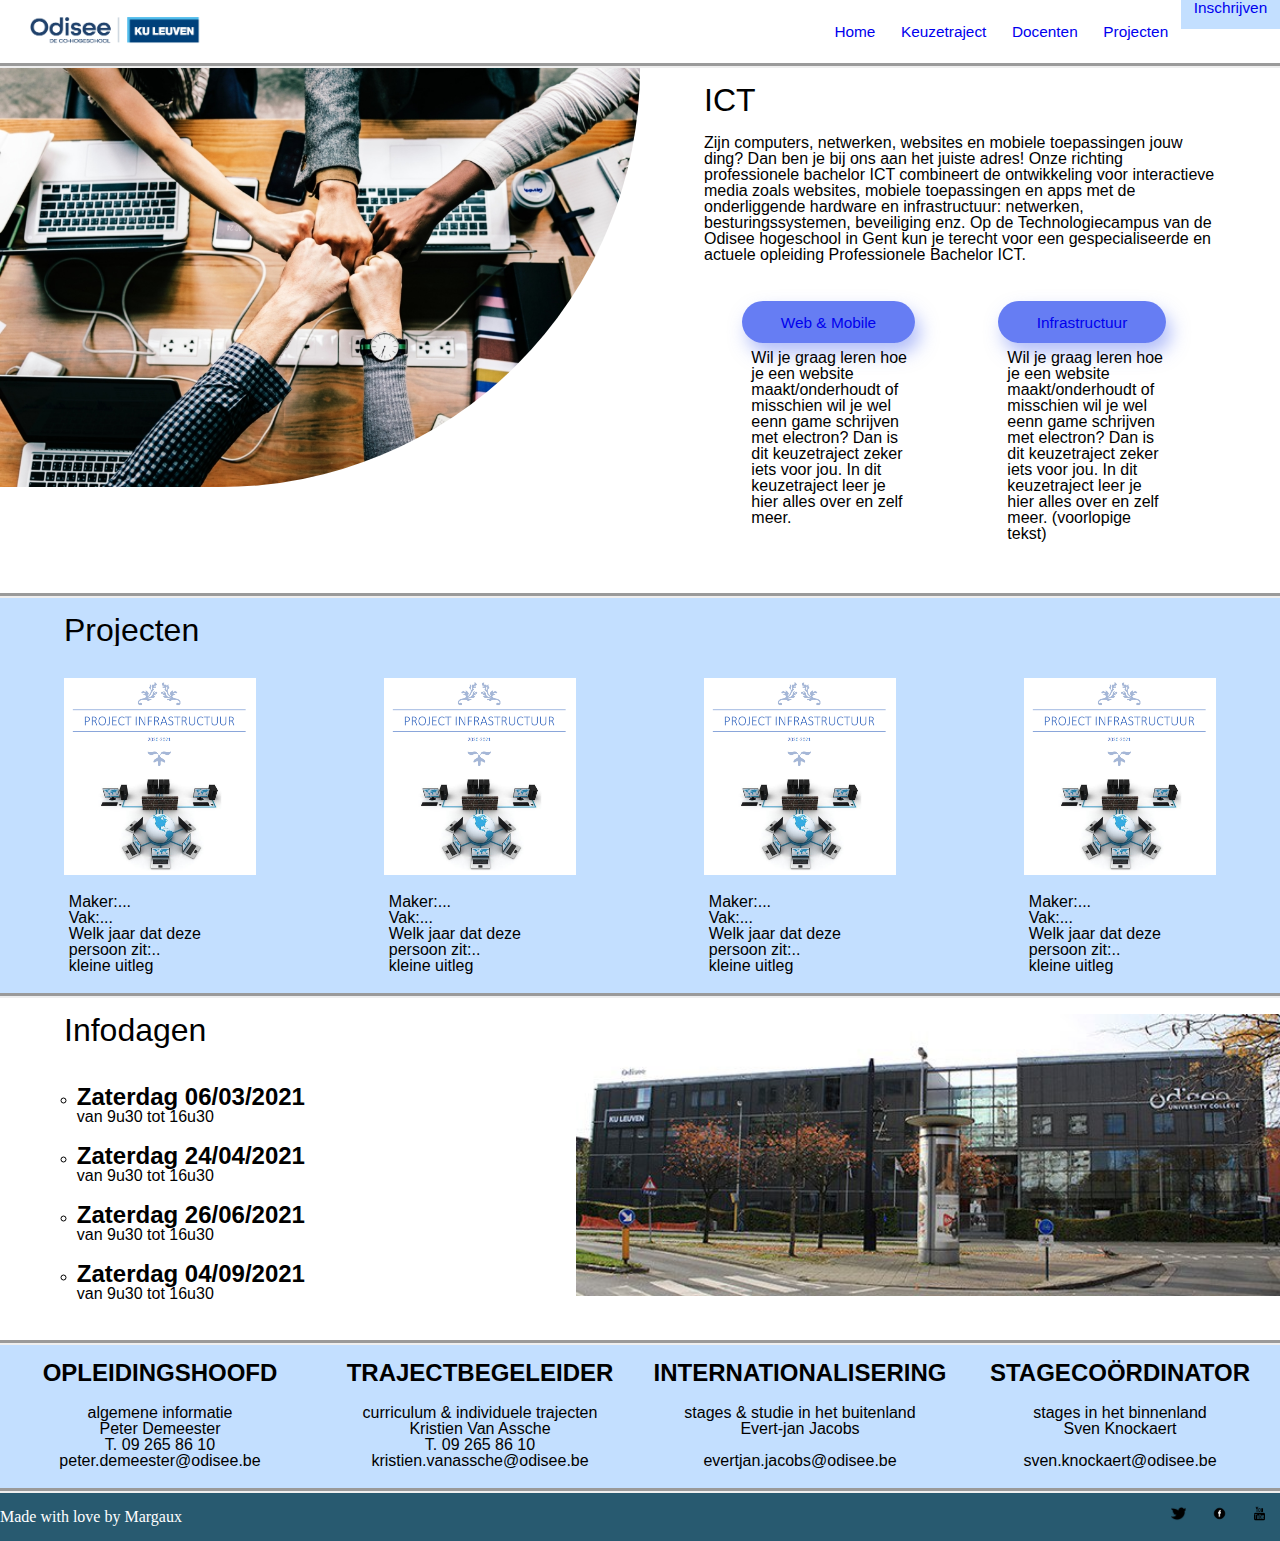
<file: index.html>
<!DOCTYPE html>
<html lang="nl">
<head>
    <meta charset="UTF-8">
    <title>Home</title>
    <meta name="viewport" content="width=device-width, initial-scale=1.0">
    <link rel="stylesheet" href="css/reset.css">
    <link rel="stylesheet" href="css/common.css">
    <link rel="stylesheet" href="css/home.css">
    <link rel="stylesheet" href="css/footer.css">
</head>
<body>
<header>
    <div class="headerbalk">
        <div>
            <a href="index.html" class="header"><img class="logoimg" src="img/logo_odisee.png" alt="logo van odisee"></a>
        </div>
        <div class="buttons">
            <nav>
                <ul>
                    <li><a href="index.html" class="header">Home</a></li>
                    <li><a href="Keuzetraject.html" class="header">Keuzetraject</a></li>
                    <li><a href="docenten.html" class="header">Docenten</a></li>
                    <li><a href="projecten.html" class="header">Projecten</a></li>
                </ul>
            </nav>
        </div>
        <div class="buttons2">
            <a href="https://www.odisee.be/inschrijven" class="inschrijf">Inschrijven</a>
        </div>
    </div>
</header>
<main>
    <div class="first">
        <img class="fotohome" src="img/voorpaginafoto.jpg" alt="5 mensen die elkaar box geven met 3 computers in de achtergrond">
        <div class="middle">
            <h1>ICT</h1>
            <p>Zijn computers, netwerken, websites en mobiele toepassingen jouw ding?

                Dan ben je bij ons aan het juiste adres! Onze richting professionele bachelor ICT
                combineert de ontwikkeling voor interactieve media zoals websites, mobiele toepassingen
                en apps met de onderliggende hardware en infrastructuur: netwerken, besturingssystemen,
                beveiliging enz.

                Op de Technologiecampus van de Odisee hogeschool in Gent kun je terecht voor een gespecialiseerde
                en actuele opleiding Professionele Bachelor ICT.</p>
            <div class="inline">
                <div class="keuzediv">
                    <a class="keuze" href="Keuzetraject.html">Web & Mobile</a>
                    <p class="keuzetekst">
                        Wil je graag leren hoe je een website maakt/onderhoudt of misschien wil je wel eenn game schrijven
                        met electron? Dan is dit keuzetraject zeker iets voor jou.
                        In dit keuzetraject leer je hier alles over en zelf meer.
                    </p>
                </div>
                <div class="keuzediv">
                    <a class="keuze" href="Keuzetraject.html">Infrastructuur</a>
                    <p class="keuzetekst">
                        Wil je graag leren hoe je een website maakt/onderhoudt of misschien wil je wel eenn game schrijven
                        met electron? Dan is dit keuzetraject zeker iets voor jou.
                        In dit keuzetraject leer je hier alles over en zelf meer.
                        (voorlopige tekst)
                    </p>
                </div>
            </div>
        </div>
    </div>
    <div class="projectpart">
        <h2>Projecten</h2>
        <div class="projectpart2">
            <div class="project">
                <div class="responsive">
                    <div class="pictureprogress">
                        <img class="pictureproject" src="img/infrastructuur.png" alt="foto van het infrastructuur project">
                    </div>
                    <p class="projecttekst">
                        Maker:...<br>
                        Vak:...<br>
                        Welk jaar dat deze persoon zit:..<br>
                        kleine uitleg
                    </p>
                </div>
            </div>
            <div class="project">
                <div class="responsive">
                    <div class="pictureprogress">
                        <img class="pictureproject" src="img/infrastructuur.png" alt="foto van het infrastructuur project">
                    </div>
                    <p class="projecttekst">Maker:...<br>
                        Vak:...<br>
                        Welk jaar dat deze persoon zit:..<br>
                        kleine uitleg
                    </p>
                </div>
            </div>
            <div class="project">
                <div class="responsive">
                    <div class="pictureprogress">
                        <img class="pictureproject" src="img/infrastructuur.png" alt="foto van het infrastructuur project">
                    </div>
                    <p class="projecttekst">Maker:...<br>
                        Vak:...<br>
                        Welk jaar dat deze persoon zit:..<br>
                        kleine uitleg
                    </p>
                </div>
            </div>
            <div class="project">
                <div class="responsive">
                    <div class="pictureprogress">
                        <img class="pictureproject" src="img/infrastructuur.png" alt="foto van het infrastructuur project">
                    </div>
                    <p class="projecttekst">Maker:...<br>
                        Vak:...<br>
                        Welk jaar dat deze persoon zit:..<br>
                        kleine uitleg
                    </p>
                </div>
            </div>
        </div>
    </div>
    <div class="infodagendeel">
        <img class="fotoschool" src="img/odisee_school.jpg" alt="foto van het gebouw van de technologiecampus odisee in Gent">
        <h2>Infodagen</h2>
        <ul class="list">
            <li><h3 class="h3info">Zaterdag 06/03/2021</h3><p class="pinfo">van 9u30 tot 16u30</p></li>
            <li><h3 class="h3info">Zaterdag 24/04/2021</h3><p class="pinfo">van 9u30 tot 16u30</p></li>
            <li><h3 class="h3info">Zaterdag 26/06/2021</h3><p class="pinfo">van 9u30 tot 16u30</p></li>
            <li><h3 class="h3info">Zaterdag 04/09/2021</h3><p class="pinfo">van 9u30 tot 16u30</p></li>
        </ul>
    </div>
    <div class="docentinfo">
        <div class="inline">
            <div class="leerkracht">
                <h3 class="h3docent">OPLEIDINGSHOOFD</h3>
                <p class="pinfod">algemene informatie<br>
                Peter Demeester<br>
                T. 09 265 86 10<br>
                peter.demeester@odisee.be</p>
            </div>
            <div class="leerkracht">
                <h3 class="h3docent">TRAJECTBEGELEIDER</h3>
                <p class="pinfod">curriculum & individuele trajecten<br>
                    Kristien Van Assche<br>
                    T. 09 265 86 10<br>
                    kristien.vanassche@odisee.be</p>
            </div>
            <div class="leerkracht">
                <h3 class="h3docent">INTERNATIONALISERING</h3>
                <p class="pinfod">stages & studie in het buitenland<br>
                    Evert-jan Jacobs<br><br>
                    evertjan.jacobs@odisee.be</p>
            </div>
            <div class="leerkracht">
                <h3 class="h3docent">STAGECOÖRDINATOR</h3>
                <p class="pinfod">stages in het binnenland<br>
                    Sven Knockaert<br><br>
                    sven.knockaert@odisee.be</p>
            </div>
        </div>
    </div>
</main>
<footer>
    <div class="footerbalk">
        <p class="footertext">Made with love by Margaux</p>
        <div class="footer">
            <a class="ftpic" href="https://twitter.com/ikdoeict"><img class="ftpic" src="img/twitter.png" alt="twitter logo"></a>
            <a class="ftpic" href="https://www.facebook.com/ikdoeict"><img class="ftpic" src="img/facebook.png" alt="facebook logo"></a>
            <a class="ftpic" href="https://www.youtube.com/user/ikdoeict"> <img class="ftpic" src="img/youtube.png" alt="youtube logo"></a>
        </div>
    </div>
</footer>
</body>
</html>
</file>
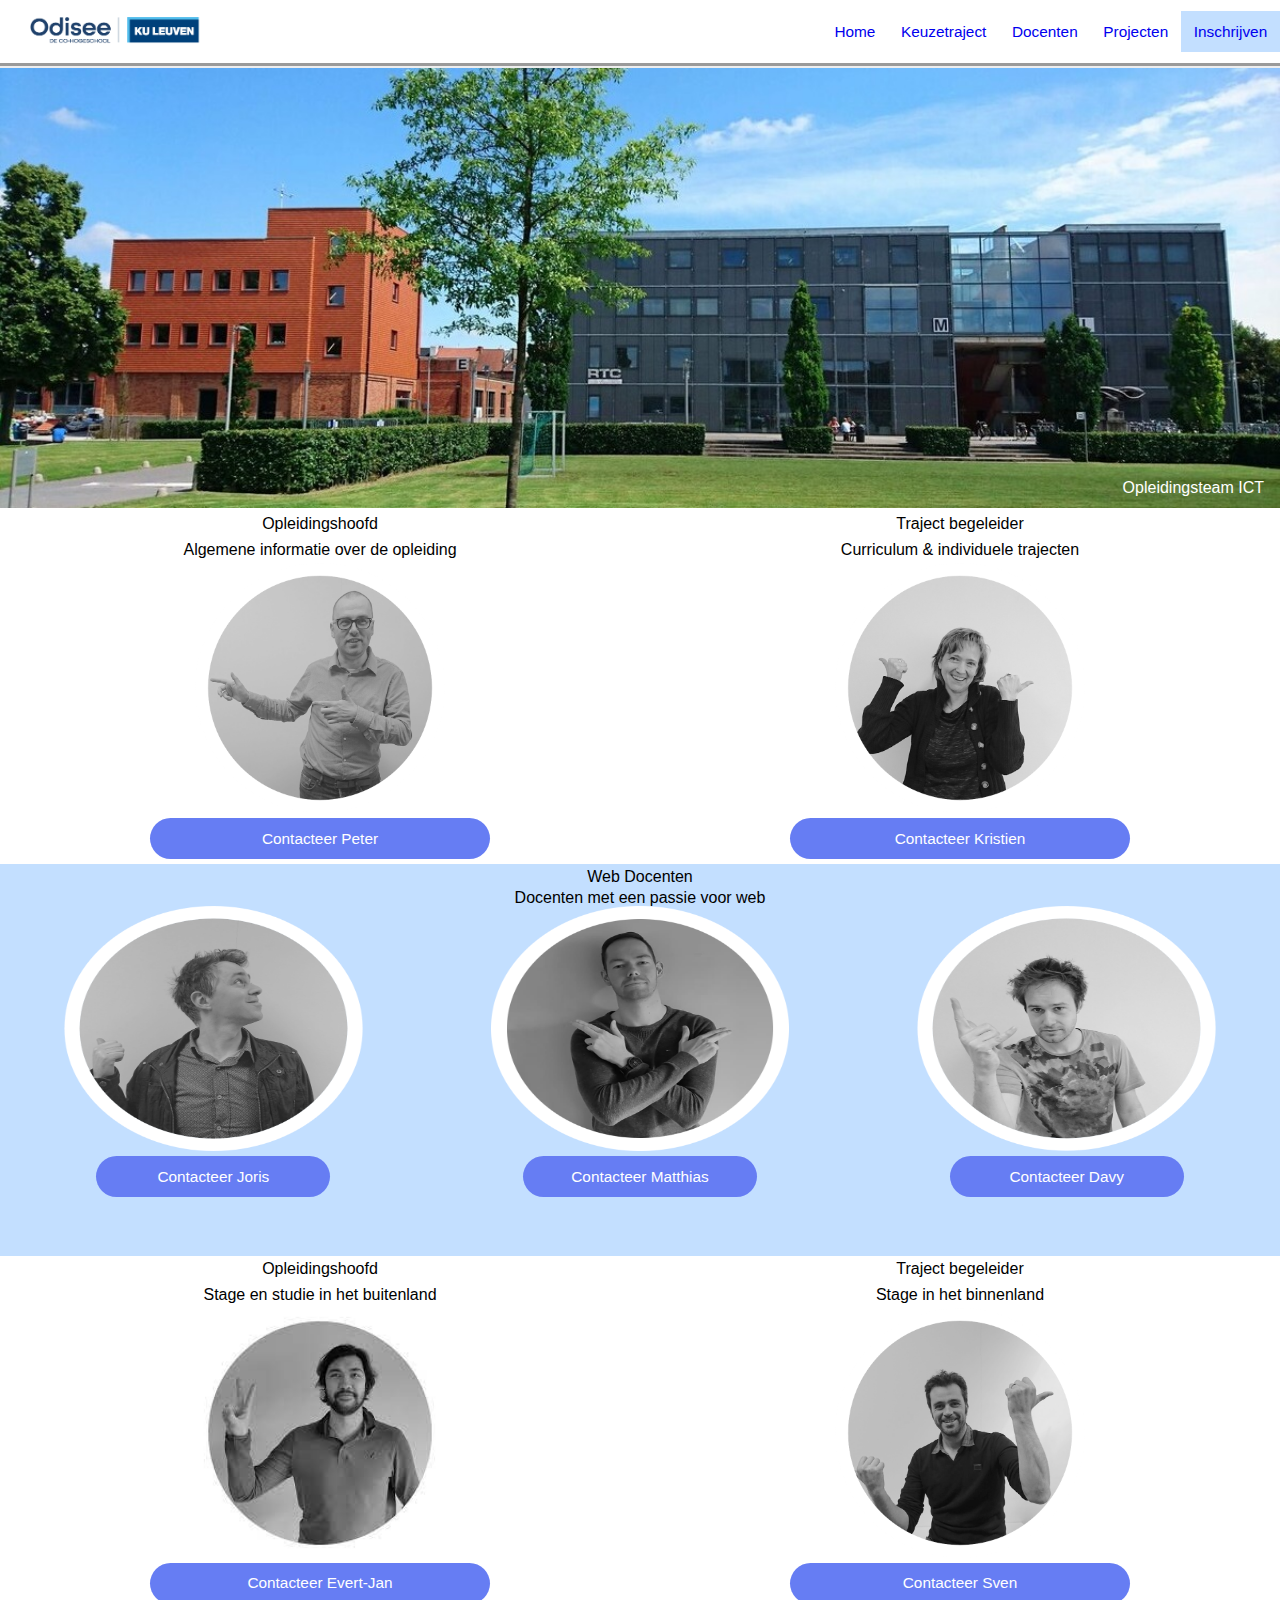
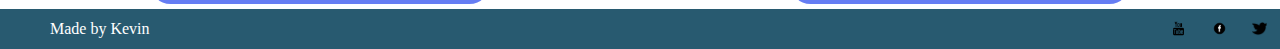
<file: docenten.html>
<!DOCTYPE html>
<html lang="nl">
    <head>
        <title>Docenten page</title>
        <meta charset="UTF-8">
        <meta name="viewport" content="widt=device-widt, initial-scale=1.0">
        <link rel="stylesheet" href="css/reset.css">
        <link rel="stylesheet" href="css/common.css">
        <link rel="stylesheet" href="css/docenten.css">
    </head>
    <body>
        <div id="container1">
            <header>
                <div class="headerbalk">
                    <div>
                        <a href="index.html" class="header"><img class="logoimg" src="img/logo_odisee.png" alt="logo van odisee"></a>
                    </div>
                    <div class="buttons">
                        <nav>
                            <ul>
                                <li><a href="index.html" class="header">Home</a></li>
                                <li><a href="Keuzetraject.html" class="header">Keuzetraject</a></li>
                                <li><a href="docenten.html" class="header">Docenten</a></li>
                                <li><a href="projecten.html" class="header">Projecten</a></li>
                            </ul>
                        </nav>
                    </div>
                    <div class="buttons">
                        <a href="https://www.odisee.be/inschrijven" class="inschrijf">Inschrijven</a>
                    </div>
                </div>
            </header>
        </div>
        <div id="container2">
            <main>
                <div class="mainpic">
                    <img src="img/frontviewschool.jpg" alt="Front view toledoschool">
                    <div class="bottom-right"><h1>Opleidingsteam ICT</h1></div>
                </div>
                <div class="teacher-pictures">
                    <div class="opleidingshoofd">
                        <div class="leerkrachten">
                            <div>Opleidingshoofd</div>
                            <div>Algemene informatie over de opleiding</div>
                            <img src="img/Peter.png" alt="peter de meester">
                            <div class="buttons">
                                <a href="">Contacteer Peter</a>
                            </div>
                        </div>
                        <div class="leerkrachten">
                            <div>Traject begeleider</div>
                            <div>Curriculum & individuele trajecten</div>
                            <img src="img/Kristien.png" alt="Kristien">
                            <div class="buttons">
                                <a href="">Contacteer Kristien</a>
                            </div>
                        </div>
                    </div> 
                </div>
                <div class="teacher-pictures2">
                    <div class="web-div">Web Docenten</div>
                    <p>Docenten met een passie voor web</p>
                    <div id="web-docenten">
                        <div class="leerkrachten">
                            <img src="img/Joris.png" alt="Joris">
                            <div class="buttons">
                                <a href="">Contacteer Joris</a>
                            </div>
                        </div>
                        <div class="leerkrachten">
                            <img src="img/Matthias.png" alt="Matthias">
                            <div class="buttons">
                                <a href="">Contacteer Matthias</a>
                            </div>
                        </div>
                        <div class="leerkrachten">
                            <img src="img/Davy.png" alt="Davy">
                            <div class="buttons">
                                <a href="">Contacteer Davy</a>
                            </div>
                        </div>
                    </div> 
                </div>
                <div class="teacher-pictures">
                    <div class="opleidingshoofd">
                        <div class="leerkrachten">
                            <div>Opleidingshoofd</div>
                            <div>Stage en studie in het buitenland</div>
                            <img src="img/evert.jpg" alt="peter de meester">
                            <div class="buttons">
                                <a href="">Contacteer Evert-Jan</a>
                            </div>
                        </div>
                        <div class="leerkrachten">
                            <div>Traject begeleider</div>
                            <div>Stage in het binnenland</div>
                            <img src="img/SvenK.png" alt="Sven Knockaerd">
                            <div class="buttons">
                                <a href="">Contacteer Sven</a>
                            </div>
                        </div>
                    </div> 
                </div>
            </main>
        </div>
        <div id="container3">
            <footer>
                <div class="footerbalk">
                    <p class="footertext">Made by Kevin</p>
                    <div class="footer">
                        <a class="ftpic" href="https://twitter.com/ikdoeict"><img class="ftpic" src="img/twitter.png" alt="twitter logo"></a>
                        <a class="ftpic" href="https://www.facebook.com/ikdoeict"><img class="ftpic" src="img/facebook.png" alt="facebook logo"></a>
                        <a class="ftpic" href="https://www.youtube.com/user/ikdoeict"> <img class="ftpic" src="img/youtube.png" alt="youtube logo"></a>
                    </div>
                </div>
            </footer>
        </div>
    </body>
</html>
</file>
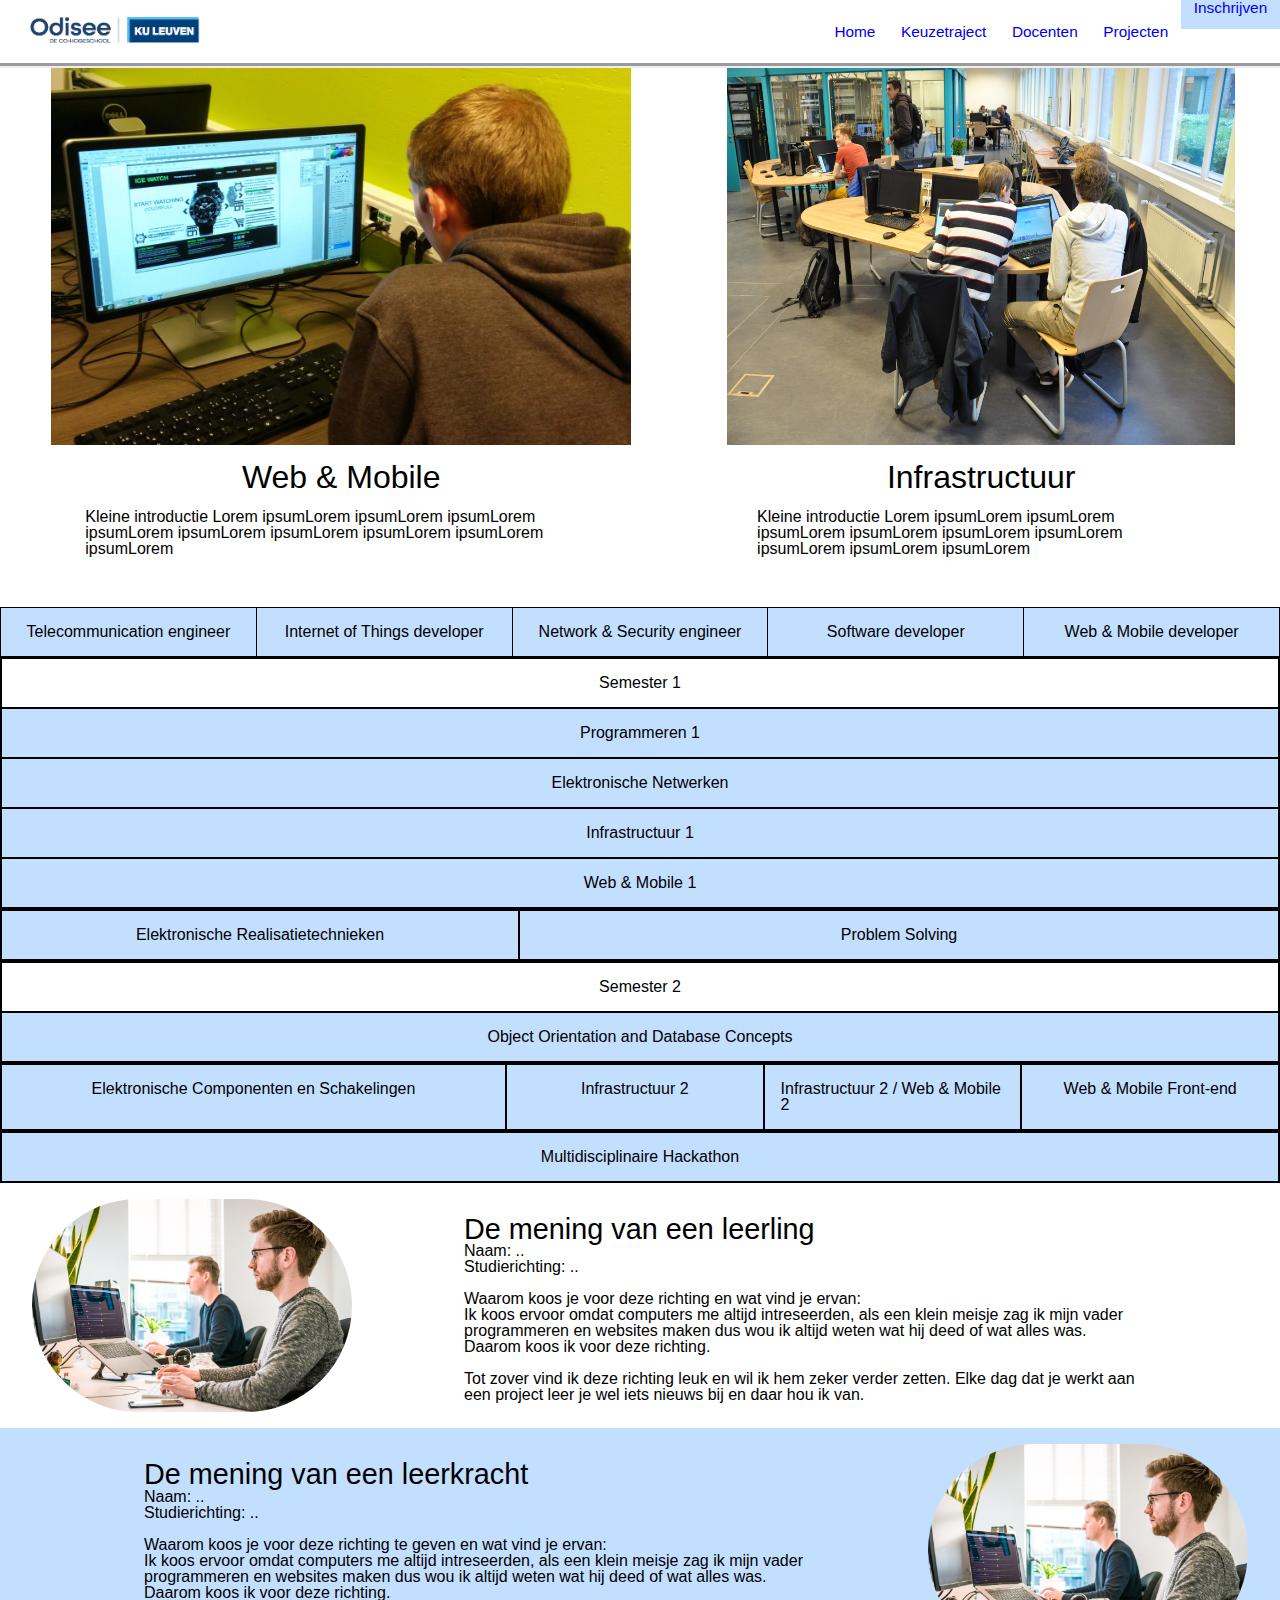
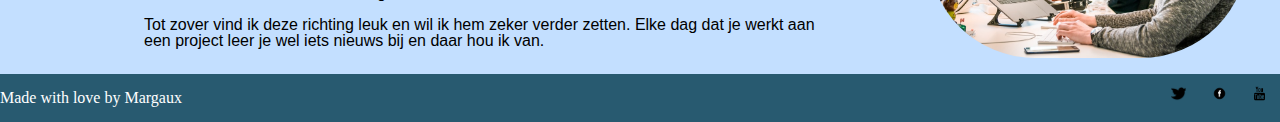
<file: Keuzetraject.html>
<!DOCTYPE html>
<html lang="nl">
<head>
    <meta charset="UTF-8">
    <title>Keuzetraject</title>
    <meta name="viewport" content="width=device-width, initial-scale=1.0">
    <link rel="stylesheet" href="css/reset.css">
    <link rel="stylesheet" href="css/common.css">
    <link rel="stylesheet" href="css/footer.css">
    <link rel="stylesheet" href="css/keuze.css">
</head>
<body>
<header>
    <div class="headerbalk">
        <div>
            <a href="index.html" class="header"><img class="logoimg" src="img/logo_odisee.png" alt="logo van odisee"></a>
        </div>
        <div class="buttons">
            <nav>
                <ul>
                    <li><a href="index.html" class="header">Home</a></li>
                    <li><a href="Keuzetraject.html" class="header">Keuzetraject</a></li>
                    <li><a href="docenten.html" class="header">Docenten</a></li>
                    <li><a href="projecten.html" class="header">Projecten</a></li>
                </ul>
            </nav>
        </div>
        <div class="buttons2">
            <a href="https://www.odisee.be/inschrijven" class="inschrijf">Inschrijven</a>
        </div>
    </div>
</header>
<main>
    <div class="inline">
        <div class="toppart">
            <div>
                <div class="fototop">
                    <img class="topfoto" id="firstfoto" src="img/webandmobilefoto.jpg" alt="een foto van een jongen die bezig is met een website te maken">
                </div>
                <h1>Web & Mobile</h1>
                <p>Kleine introductie
                    Lorem ipsumLorem ipsumLorem ipsumLorem ipsumLorem ipsumLorem ipsumLorem ipsumLorem ipsumLorem ipsumLorem

                </p>
            </div>
        </div>
        <div class="toppart">
            <div>
                <div class="fototop">
                    <img class="topfoto" src="img/infrafoto.jpg" alt="een foto van een groep jongens die bezig zijn aan een groepswerk">
                </div>
                <h1>Infrastructuur</h1>
                <p>Kleine introductie
                    Lorem ipsumLorem ipsumLorem ipsumLorem ipsumLorem ipsumLorem ipsumLorem ipsumLorem ipsumLorem ipsumLorem

                </p>
            </div>
        </div>
    </div>
    <div class="tabel">
        <table>
            <tr>
                <th>Telecommunication engineer</th>
                <th>Internet of Things developer</th>
                <th>Network & Security engineer</th>
                <th>Software developer</th>
                <th>Web & Mobile developer</th>
            </tr>
        </table>
        <table>
            <tr class="full">
                <td class="white">Semester 1</td>
            </tr>
            <tr class="full"><td>Programmeren 1</td></tr>
            <tr class="full"><td>Elektronische Netwerken</td></tr>
            <tr class="full"><td>Infrastructuur 1</td></tr>
            <tr class="full"><td>Web & Mobile 1</td></tr>
        </table>
        <table>
            <tr class="twoandthree">
                <td class="two">Elektronische Realisatietechnieken</td>
                <td class="three">Problem Solving</td>
            </tr>
        </table>
        <table>
            <tr class="full">
                <td class="white">Semester 2</td></tr>
            <tr class="full"><td>Object Orientation and Database Concepts</td></tr>
        </table>
        <table>
            <tr class="twoandthree">
                <td class="two">Elektronische Componenten en Schakelingen</td>
                <td class="one">Infrastructuur 2</td>
                <td class="one">Infrastructuur 2 / Web & Mobile 2</td>
                <td class="one">Web & Mobile Front-end</td>
            </tr>
        </table>
        <table>
            <tr class="full"><td>Multidisciplinaire Hackathon</td></tr>
        </table>
    </div>
    <div class="leerlingMeningWeb">
        <img src="img/picneed.jpg" class="imgleerling" alt="een persoon die bezig is met werken op een computer">
        <div class="centeralign">
            <div>
                <h2>De mening van een leerling</h2>
                <p>
                    Naam: ..<br>
                    Studierichting: ..<br><br>
                    Waarom koos je voor deze richting en wat vind je ervan:<br>
                    Ik koos ervoor omdat computers me altijd intreseerden, als een klein meisje zag ik mijn vader programmeren en
                    websites maken dus wou ik altijd weten wat hij deed of wat alles was. Daarom koos ik voor deze richting.
                    <br><br>
                    Tot zover vind ik deze richting leuk en wil ik hem zeker verder zetten. Elke dag dat je werkt aan een project
                    leer je wel iets nieuws bij en daar hou ik van.
                </p>
            </div>
        </div>
    </div>
    <div class="leerkrachtMeningWeb">
        <div class="centeralign">
            <div>
                <h2>De mening van een leerkracht</h2>
                <p>
                    Naam: ..<br>
                    Studierichting: ..<br><br>
                    Waarom koos je voor deze richting te geven en wat vind je ervan:<br>
                    Ik koos ervoor omdat computers me altijd intreseerden, als een klein meisje zag ik mijn vader programmeren en
                    websites maken dus wou ik altijd weten wat hij deed of wat alles was. Daarom koos ik voor deze richting.
                    <br><br>
                    Tot zover vind ik deze richting leuk en wil ik hem zeker verder zetten. Elke dag dat je werkt aan een project
                    leer je wel iets nieuws bij en daar hou ik van.
                </p>
            </div>
        </div>
        <img src="img/picneed.jpg" class="imgleerling" alt="een persoon die bezig is met werken op een computer">
    </div>
</main>
<footer>
    <div class="footerbalk">
        <p class="footertext">Made with love by Margaux</p>
        <div class="footer">
            <a href="https://twitter.com/ikdoeict"><img class="ftpic" src="img/twitter.png" alt="twitter logo"></a>
            <a href="https://www.facebook.com/ikdoeict"><img class="ftpic" src="img/facebook.png" alt="facebook logo"></a>
            <a href="https://www.youtube.com/user/ikdoeict"> <img class="ftpic" src="img/youtube.png" alt="youtube logo"></a>
        </div>
    </div>
</footer>
</body>
</html>
</file>
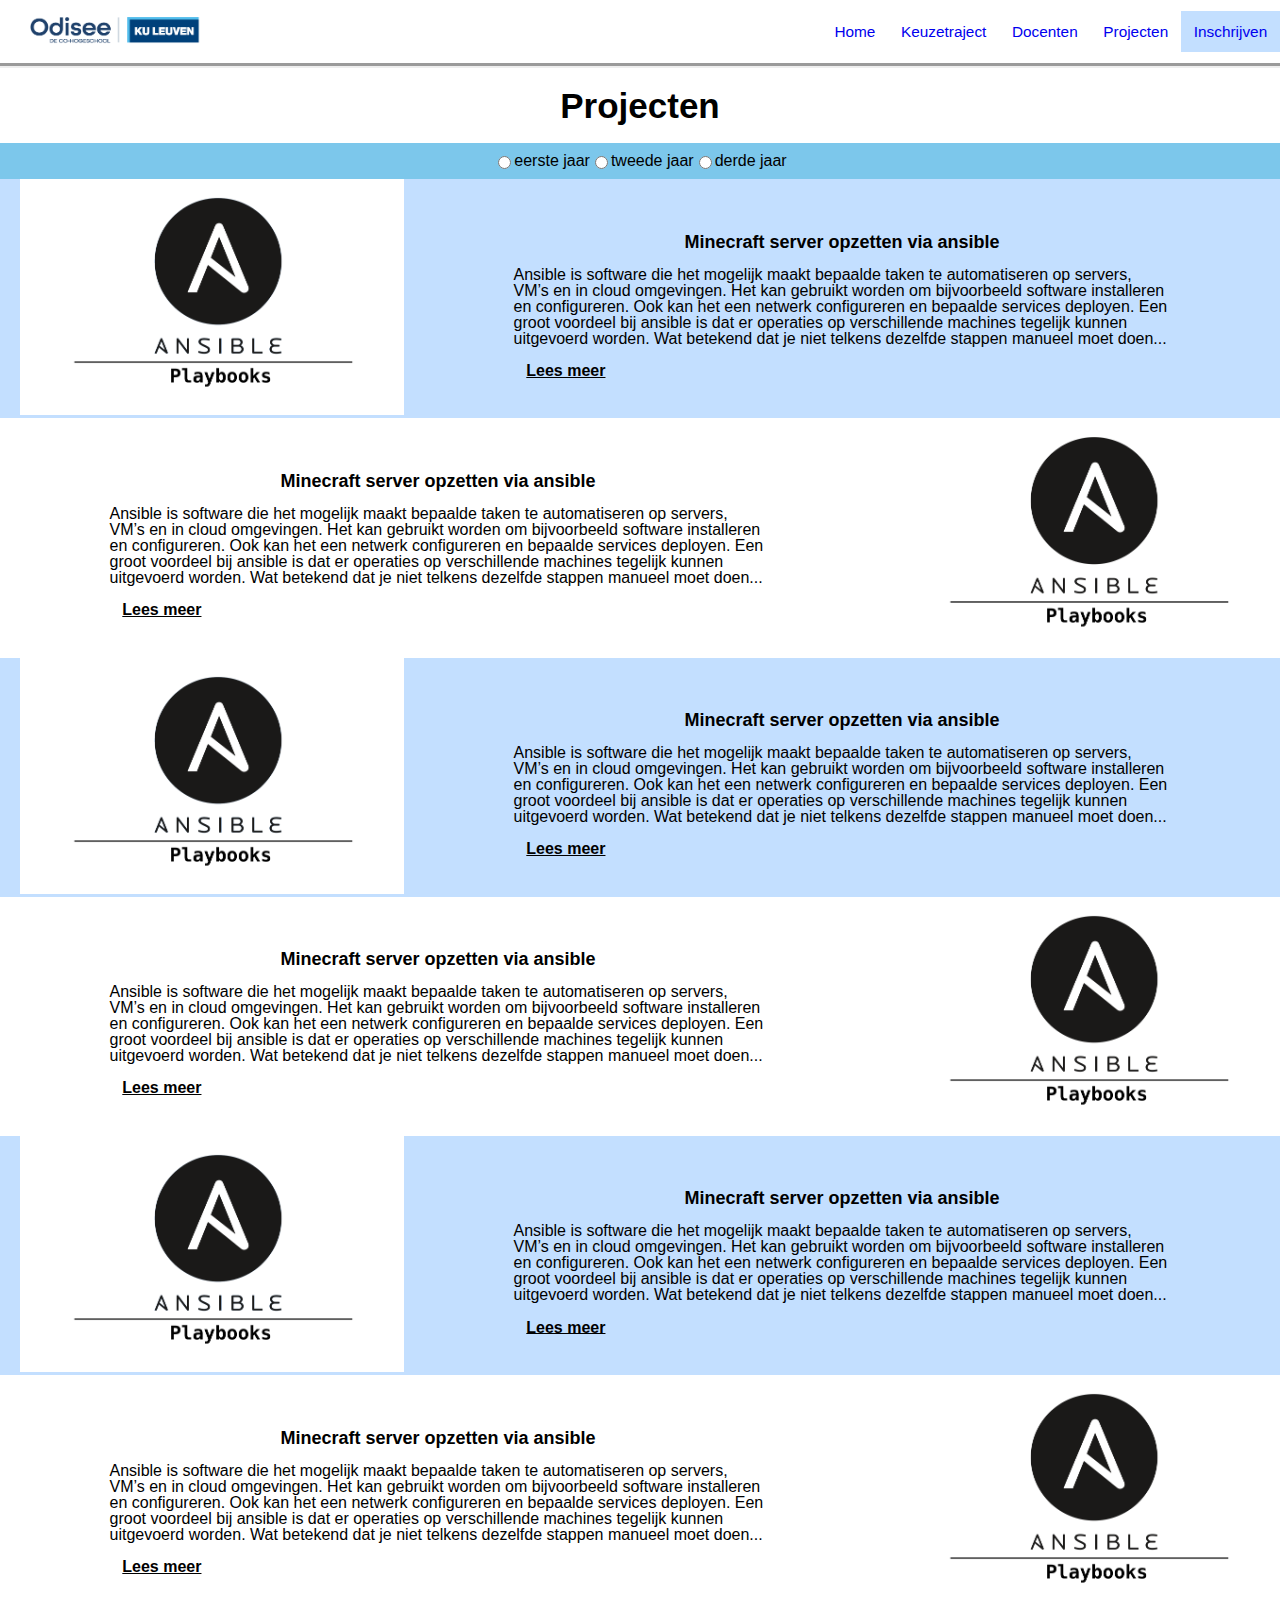
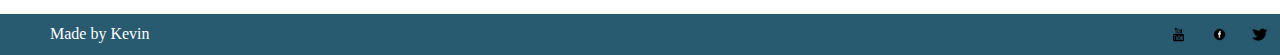
<file: projecten.html>
<!DOCTYPE html>
<html lang="nl">
    <head>
        <title>Projecten page</title>
        <meta charset="UTF-8">
        <meta name="viewport" content="widt=device-widt, initial-scale=1.0">
        <link rel="stylesheet" href="css/reset.css">
        <link rel="stylesheet" href="css/common.css">
        <link rel="stylesheet" href="css/projecten.css">
    </head>
    <body>
        <div id="container1">
            <header>
                <div class="headerbalk">
                    <div>
                        <a href="index.html" class="header"><img class="logoimg" src="img/logo_odisee.png" alt="logo van odisee"></a>
                    </div>
                    <div class="buttons">
                        <nav>
                            <ul>
                                <li><a href="index.html" class="header">Home</a></li>
                                <li><a href="Keuzetraject.html" class="header">Keuzetraject</a></li>
                                <li><a href="docenten.html" class="header">Docenten</a></li>
                                <li><a href="projecten.html" class="header">Projecten</a></li>
                            </ul>
                        </nav>
                    </div>
                    <div class="buttons">
                        <a href="https://www.odisee.be/inschrijven" class="inschrijf">Inschrijven</a>
                    </div>
                </div>
            </header>
        </div>
        <div id="container2">
            <main>
                <div id="project-filter">
                    <div><h1>Projecten</h1></div>
                    <div class="filter">
                        <input type="radio" id="jaar" name="jaar" value="1stejaar"><label for="jaar">eerste jaar</label><br>
                        <input type="radio" id="2dejaar" name="jaar" value="2dejaar"><label for="2dejaar">tweede jaar</label><br>
                        <input type="radio" id="3dejaar" name="jaar" value="3dejaar"><label for="3dejaar">derde jaar</label>
                    </div>
                </div>
                <div class="projecten">
                    <div class="project">
                        <div class="image">
                            <img src="img/ansible-project.png" alt="project image">
                        </div>
                        <div class="info">
                            <div class="title">Minecraft server opzetten via ansible</div>
                            <p>
                                Ansible is software die het mogelijk maakt bepaalde taken te automatiseren op servers, VM’s en in cloud omgevingen.
                                Het kan gebruikt worden om bijvoorbeeld software installeren en configureren. Ook kan het een netwerk configureren en bepaalde services deployen.
                                Een groot voordeel bij ansible is dat er operaties op verschillende machines tegelijk kunnen uitgevoerd worden. Wat betekend dat je niet telkens dezelfde stappen manueel moet doen...
                                <br><br>
                                <a class="read" href="#">Lees meer</a>
                            </p>
                        </div>
                    </div>
                    <div class="projectreverse">
                        <div class="image">
                            <img src="img/ansible-project.png" alt="project image">
                        </div>
                        <div class="info">
                            <div class="title">Minecraft server opzetten via ansible</div>
                            <p>
                                Ansible is software die het mogelijk maakt bepaalde taken te automatiseren op servers, VM’s en in cloud omgevingen.
                                Het kan gebruikt worden om bijvoorbeeld software installeren en configureren. Ook kan het een netwerk configureren en bepaalde services deployen.
                                Een groot voordeel bij ansible is dat er operaties op verschillende machines tegelijk kunnen uitgevoerd worden. Wat betekend dat je niet telkens dezelfde stappen manueel moet doen...
                                <br><br>
                                <a class="read" href="#">Lees meer</a>
                            </p>
                        </div>
                    </div>
                    <div class="project">
                        <div class="image">
                            <img src="img/ansible-project.png" alt="project image">
                        </div>
                        <div class="info">
                            <div class="title">Minecraft server opzetten via ansible</div>
                            <p>
                                Ansible is software die het mogelijk maakt bepaalde taken te automatiseren op servers, VM’s en in cloud omgevingen.
                                Het kan gebruikt worden om bijvoorbeeld software installeren en configureren. Ook kan het een netwerk configureren en bepaalde services deployen.
                                Een groot voordeel bij ansible is dat er operaties op verschillende machines tegelijk kunnen uitgevoerd worden. Wat betekend dat je niet telkens dezelfde stappen manueel moet doen...
                                <br><br>
                                <a class="read" href="#">Lees meer</a>
                            </p>
                        </div>
                    </div>
                    <div class="projectreverse">
                        <div class="image">
                            <img src="img/ansible-project.png" alt="project image">
                        </div>
                        <div class="info">
                            <div class="title">Minecraft server opzetten via ansible</div>
                            <p>
                                Ansible is software die het mogelijk maakt bepaalde taken te automatiseren op servers, VM’s en in cloud omgevingen.
                                Het kan gebruikt worden om bijvoorbeeld software installeren en configureren. Ook kan het een netwerk configureren en bepaalde services deployen.
                                Een groot voordeel bij ansible is dat er operaties op verschillende machines tegelijk kunnen uitgevoerd worden. Wat betekend dat je niet telkens dezelfde stappen manueel moet doen...
                                <br><br>
                                <a class="read" href="#">Lees meer</a>
                            </p>
                        </div>
                    </div>
                    <div class="project">
                        <div class="image">
                            <img src="img/ansible-project.png" alt="project image">
                        </div>
                        <div class="info">
                            <div class="title">Minecraft server opzetten via ansible</div>
                            <p>
                                Ansible is software die het mogelijk maakt bepaalde taken te automatiseren op servers, VM’s en in cloud omgevingen.
                                Het kan gebruikt worden om bijvoorbeeld software installeren en configureren. Ook kan het een netwerk configureren en bepaalde services deployen.
                                Een groot voordeel bij ansible is dat er operaties op verschillende machines tegelijk kunnen uitgevoerd worden. Wat betekend dat je niet telkens dezelfde stappen manueel moet doen...
                                <br><br>
                                <a class="read" href="#">Lees meer</a>
                            </p>
                        </div>
                    </div>
                    <div class="projectreverse">
                        <div class="image">
                            <img src="img/ansible-project.png" alt="project image">
                        </div>
                        <div class="info">
                            <div class="title">Minecraft server opzetten via ansible</div>
                            <p>
                                Ansible is software die het mogelijk maakt bepaalde taken te automatiseren op servers, VM’s en in cloud omgevingen.
                                Het kan gebruikt worden om bijvoorbeeld software installeren en configureren. Ook kan het een netwerk configureren en bepaalde services deployen. 
                                Een groot voordeel bij ansible is dat er operaties op verschillende machines tegelijk kunnen uitgevoerd worden. Wat betekend dat je niet telkens dezelfde stappen manueel moet doen...
                                <br><br>
                                <a class="read" href="#">Lees meer</a>
                            </p>
                        </div>
                    </div>
                </div>
            </main>
        </div>
        <div id="container3">
            <footer>
                <div class="footerbalk">
                    <p class="footertext">Made by Kevin</p>
                    <div class="footer">
                        <a class="ftpic" href="https://twitter.com/ikdoeict"><img class="ftpic" src="img/twitter.png" alt="twitter logo"></a>
                        <a class="ftpic" href="https://www.facebook.com/ikdoeict"><img class="ftpic" src="img/facebook.png" alt="facebook logo"></a>
                        <a class="ftpic" href="https://www.youtube.com/user/ikdoeict"> <img class="ftpic" src="img/youtube.png" alt="youtube logo"></a>
                    </div>
                </div>
            </footer>
        </div>
    </body>
</html>
</file>
<file: css/common.css>
*{
    font-family: "Helvetica Neue", Helvetica, sans-serif;
}
header li,header ul, .headerbalk{
    display: inline-flex;
}
.logoimg{
    width: 25%;
    height: auto;
}
a{
    width: fit-content;
    padding: 1vw;
    font-size: 1.2vw;
    font-family: "Helvetica Neue", Helvetica, sans-serif;
    text-decoration: none;
}
.buttons{
    display: flex;
    align-items: center;
}
li{
    margin: auto;
}
.headerbalk{
    border-width:5px;
    border-bottom-style:groove;
}
.inschrijf{
    background-color: #C3DFFF;
}
@media only screen and (max-width: 600px) {
    header li,header ul, .headerbalk{
        display: block;
        margin: 0 auto;
    }
    li a{
        display: flex;
        justify-content: center;
        box-sizing: border-box;
        width: 100%;
        padding: 5px;
        border: solid #285A70;
        margin: 0.5rem 0;
    }
    .logoimg{
        display: flex;
        width: 50%;
        height: auto;
        margin: 0 auto auto;
    }
    a{
        display: flex;
        width: fit-content;
        padding: 0;
        margin: 0 auto auto;
        font-size: 1em;
        text-decoration: none;
    }
    .buttons{
        display: block;
        align-items: center;
        justify-content: center;
    }
    .buttons2{
        background-color: #C3DFFF;
        padding: 0.5rem;
    }
    li{
        width: 100%;
    }
    .headerbalk{
        border-width:5px;
        border-bottom-style:groove;
    }
    .inschrijf{
        background-color: #C3DFFF;
    }
}
</file>
<file: css/home.css>
main{
    width: 100%;
}
.fotohome{
    border-bottom-right-radius: 35rem;
    width: 50%;
    height: 50%;
}
.inline, .first{
    display: inline-flex;
    width: 100%;
    justify-content: space-around;
}
.middle{
    display: block;
    margin: 1rem 5%;
}
h1{
    font-size: 2em;
}
.keuze{
    padding: 1vw 3vw;
    background-color: #667DF3;
    border-radius: 2rem;
    box-shadow: 5px 10px 18px rgba(102, 125, 243, 0.5);
}
.keuze:hover{
    text-decoration: underline;
}
.keuzediv{
    display: block;
    margin-top: 2rem;
    width: 35%;
}
.keuzetekst{
    margin: 1.5vw auto;
    width: 90%;
    font-size: 1em;
}
p{
    margin: 1.5vw auto;
    font-size: 1em;
}
.projectpart{
    width: 100%;
    background-color: #C3DFFF;
    border-width:5px;
    border-top-style:groove;
    margin-top: 1rem;
    border-bottom-style:groove;
    margin-bottom: 1rem;
}
.projectpart2{
    display: inline-flex;

    justify-content: space-around;
    background-color: #C3DFFF;
}
.pictureproject{
    width: 60%;
    margin-top: 2rem;
}
.project{
    display: flex;
    margin: auto;
}
.pictureprogress{
    display: flex;
    justify-content: center;
}
.projecttekst{
    width: 57%;
}
h2{
    font-size: 2em;
    margin-left: 5%;
    margin-top: 1rem;
}
.fotoschool{
    float: right;
    width: 55%;
}
ul, li{
    list-style-type: circle;
}
.list{
    margin-left: 6%;
    margin-top: 3%;
}
.h3info, .h3docent{
    font-weight: bold;
    font-size: 1.5em;
    margin-top: 1rem;
}
.pinfo{
    margin-top: 0;
}
.docentinfo{
    width: 100%;
    background-color: #C3DFFF;
    border-width:5px;
    border-top-style:groove;
    margin-top: 3%;
    border-bottom-style:groove;
}
.pinfod{
    text-align: center;
    font-size: 1em;
}
.leerkracht{
    width: 25%;
}
.h3docent{
    text-align: center;
}
@media only screen and (max-width: 1000px) {
    .fotohome{
        display: none;
    }
    .docentinfo .inline{
        display: block;
    }
    .leerkracht{
        display: block;
        margin: auto;
        width: 100%;
    }
    .projectpart2{
        display: block;
    }
    h2, h1{
        display: flex;
        justify-content: center;
        margin: 1rem 0 0;
    }
    .fotoschool{
        display: none;
    }
    .responsive{
        display: inline-flex;
        margin-top: 1rem;
        margin-bottom: 1rem;
    }
    .pictureproject{
        margin: 0;
    }
    .pictureprogress {
        display: flex;
        justify-content: center;
        width: 50%;
    }
    .projecttekst{
        width: 50%;
        display: flex;
        align-items: center;
        margin: 1rem;
    }
    .list{
        margin-left: 29%;
        margin-top: 3%;
    }
}
</file>
<file: css/footer.css>
footer{
    background-color: #285A70;
    width: 100%;
}
.footerbalk{
    display: inline-flex;
    width: 100%;
    justify-content: space-between;
}
.footer{
    display: flex;
    justify-content: flex-end;
}
.footerbalk .footer .ftpic{
    width: 15px;
    height: 15px;
    float: right;
}
.footertext{
    text-align: left;
    margin: 1rem 0;
    color: white;
}
footer a{
    display: flex;
    justify-content: flex-end;
}
@media only screen and (max-width: 600px) {
    .footertext{
        width: fit-content;
    }
}
</file>
<file: css/docenten.css>
#container1{
    margin: auto;
    width: 100%;
}
#container2{
    margin: auto;
    width: 100%;
}

#container3{
    margin: auto;
    width: 100%;
}
.teacher-pictures2{
    background-color: #C3DFFF;
}
.mainpic{
    padding: 0px;
    position: relative;
    text-align: center;
    color: white;
}

.bottom-right{
    position: absolute;
    bottom: 15px;
    right: 16px;
}

.mainpic img{
    width:100%;
    height:100%;
}

.web-div{
    text-align: center;
    padding: 5px;
}

.teacher-pictures2 p{
    text-align: center;
}

.opleidingshoofd{
    display: inline-flex;
    width: 100%;
}

.leerkrachten{
    width: 50%;
}

.leerkrachten div{
    text-align: center;
    padding: 5px;
}

.leerkrachten img{
    display:block;
    margin:auto;
    align-self: center;
    width: 250px;
    height: 250px;
}

.leerkrachten a{
    display:block;
    margin:auto;
    width: 50%;
    border-radius: 25px;
    background-color: #667DF3;
    color: white;
}

#web-docenten{
    display: inline-flex;
    width: 100%;
}

#web-docenten .leerkrachten img{
    width: 70%;
    height: 70%;
}

.footerbalk{
    display: inline-flex;
    background-color: #285A70;
    width: 100%;
    color: white;
}

.footerbalk .footer{
    width: 100%;
}

.footerbalk .footertext{
    margin: auto;
    width: 100%;
    margin-left: 50px;
}

.footerbalk .footer .ftpic{
    width: 15px;
    height: 15px;
    float: right;
}



  @media only screen and (max-width: 640px) {
    

    #container1{
        margin: auto;
        width: 100%;
    }
    #container2{
        margin: auto;
        width: 100%;
    }
    
    #container3{
        margin: auto;
        width: 100%;
    }

    .teacher-pictures{
        width: 100%;
    }
    .opleidingshoofd{
        display: inline-block;
        width: 100%;
    }

    #web-docenten{
        display: inline-block;
        width: 100%;
    }

    #web-docenten *{
        margin: auto;
    }

    .opleidingshoofd *{
        margin: auto;
    }

    .leerkrachten{
        margin-top: 25px;
        margin-bottom: 25px;
    }
    .teacher-pictures{
        display: inline-block;
    }
    
    #web-docenten .leerkrachten img{
        width: 150px;
        height: 150px;
    }
    .leerkrachten img{
        width: 150px;
        height: 150px;
    }
  }
</file>
<file: css/keuze.css>
.inline{
    display: inline-flex;
    width: 100%;
    justify-content: space-around;
}
.topfoto{
    width: 85%;
    margin: 0 auto;
}
p{
    width: 75%;
    margin: auto;
}
.toppart{
    display: flex;
}
.fototop{
    display: flex;
    height: 70%;
}
h1{
    font-size: 2em;
    margin: 1rem 0;
    display: flex;
    justify-content: center;
}
table, th{
    width: 100%;
    background-color: #C3DFFF;
    border: 1px solid black;
}
th{
    width: 20%;
    padding: 1rem;
}
.full {
    width: 100%;
    margin: auto;
}
.white{
    background-color: white;
}
td{
    display: flex;
    justify-content: center;
    padding: 1rem;
    border: 1px solid black;
}
.one{
    width: 19%;
}
.two{
    width: 40%;
}
.three{
    width: 60%;
}
.twoandthree{
    display: inline-flex;
    width: 100%;
}
.leerlingMeningWeb, .leerkrachtMeningWeb{
    display: flex;
    justify-content: center;
    margin: 1rem 0 auto;
}
.imgleerling{
    width: 25%;
    border-radius: 20rem;
}
h2{
    width: 75%;
    font-size: 1.8em;
    margin: 1rem auto auto;
}
.centeralign{
    display: flex;
    align-content: center;
    width: 70%;
}
.leerkrachtMeningWeb{
    background-color: #C3DFFF;
    padding: 1rem 0;
}
@media only screen and (max-width: 600px) {
    .inline{
        display: inline-flex;
        width: 100%;
        justify-content: space-around;
    }
    .topfoto, .fototop{
        display: none;
    }
    p{
        width: 75%;
        margin: auto auto 1rem;
    }
    .toppart{
        display: flex;
    }
    h1{
        font-size: 2em;
        margin: 1rem 0;
        display: flex;
        justify-content: center;
    }
    table, th{
        width: 100%;
        background-color: #C3DFFF;
        border: 1px solid black;
    }
    th{
        width: 15%;
        padding: 0.5rem;
    }
    .full {
        width: 100%;
        margin: auto;
    }
    .white{
        background-color: white;
    }
    td{
        display: flex;
        justify-content: center;
        padding: 1rem;
        border: 1px solid black;
    }
    .one{
        width: 19%;
    }
    .two{
        width: 40%;
    }
    .three{
        width: 60%;
    }
    .twoandthree{
        display: inline-flex;
        width: 100%;
    }
    .leerlingMeningWeb, .leerkrachtMeningWeb{
        display: flex;
        justify-content: center;
        margin: 1rem 0 auto;
    }
    .imgleerling{
        width: 25%;
        height: 1%;
        border-radius: 20rem;
    }
    h2{
        width: 75%;
        font-size: 1.8em;
        margin: 1rem auto auto;
    }
    .centeralign{
        display: flex;
        align-content: center;
        width: 70%;
    }
    .leerkrachtMeningWeb{
        background-color: #C3DFFF;
        padding: 1rem 0;
    }
}
</file>
<file: css/projecten.css>
#container1{
    margin: auto;
    width: 100%;
}

#container2{
    margin: auto;
    width: 100%;
}

#container3{
    margin: auto;
    width: 100%;
}

h1{
    font-size: 35px;
    font-weight: bold;
}

#project-filter{
    width: 100%;
}

#project-filter div h1{
    text-align: center;
    margin-top: 20px;
}

.filter{
    margin-top: 20px;
    width: 100%;
    display: inline-flex;
    justify-content: center;
    background-color: #7cc7eb;
    float: right;
    padding-top: 10px;
    padding-bottom: 10px;
}

.project{
    display: inline-flex;
    background-color: #C3DFFF;
}
.projectreverse{
    display: inline-flex;
    flex-direction: row-reverse;
}

.image{
    margin: auto auto auto 20px;
    max-width: 30%;
    max-height: 30%;
}
img{
    max-height: 100%;
    max-width: 100%;
}

.info p{
    margin: 1rem auto;
    width: 75%;
}
.info{
    display: flex;
    flex-direction: column;
    justify-content: center;
}
.read{
    text-decoration: underline;
    font-weight: bold;
    font-size: 1em;
    color: black;
}

.title{
    margin-top: 30px;
    text-align: center;
    font-weight: bold;
    font-size: large;
}

.footerbalk{
    display: inline-flex;
    background-color: #285A70;
    width: 100%;
    color: white;
}

.footerbalk .footer{
    width: 100%;
}

.footerbalk .footertext{
    width: 100%;
    margin: auto auto auto 50px;
}

.footerbalk .footer .ftpic{
    width: 15px;
    height: 15px;
    float: right;
}

  @media only screen and (max-width: 640px) {
    

    #container1{
        margin: auto;
        width: 100%;
    }
    #container2{
        margin: auto;
        width: 100%;
    }
    
    #container3{
        margin: auto;
        width: 100%;
    }
  }
</file>
